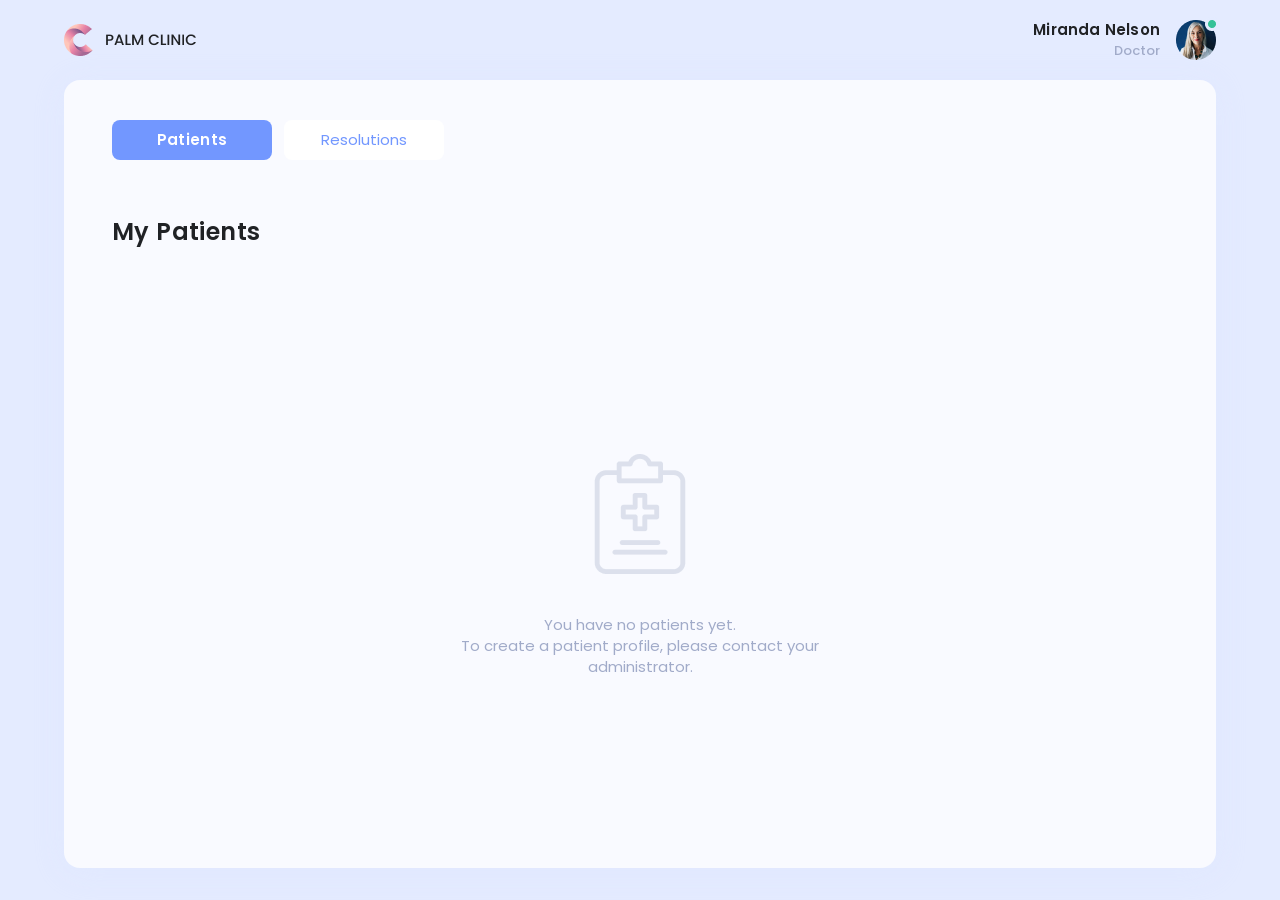
<file: emptyPatients/index.html>
<!DOCTYPE html>
<html lang="en">

<head>
  <meta charset="UTF-8">
  <meta http-equiv="X-UA-Compatible" content="IE=edge">
  <meta name="viewport" content="width=device-width, initial-scale=1.0">
  <link rel="stylesheet" href="../common/commonStyles/common.css">
  <link rel="stylesheet" href="./index.css">
  <link href="https://fonts.googleapis.com/css2?family=Poppins:wght@300&display=swap" rel="stylesheet">
  <title>Empty patients</title>
</head>

<body>
  <main>
    <header class="header-block">
      <img class="header-block__logo" src="../assets/images/logo.png" alt="Logo 'PALM CLINIC'">
      <div class="header-block__login-account">
        <p class="login-account__username">Miranda Nelson</p>
        <p class="login-account__profession">Doctor</p>
        <img class="login-account__avatar" src="../assets/images/avatar.png" alt="User avatar">
        <img class="login-account__status-indicator" src="../assets/images/indicator.png" alt="User status">
      </div>
    </header>
    <section>
      <nav class="menu">
        <ul class="menu__block">
          <li class="menu__item menu__item_active"><a href="#">Patients</a></li>
          <li class="menu__item menu__item_inactive"><a href="#">Resolutions</a></li>
        </ul>
      </nav>
      <article class="patients">
        <h1 class="patients__header">My Patients</h1>
        <div class="patients__list">
          <img class="patients__empty_image" src="../assets/images/medical-history 1.png" alt="You don't have patients">
          <p class="patients__empty_text">You have no patients yet. <br> To create a patient profile, please contact
            your administrator.</p>
        </div>
      </article>
    </section>
  </main>
</body>

</html>
</file>
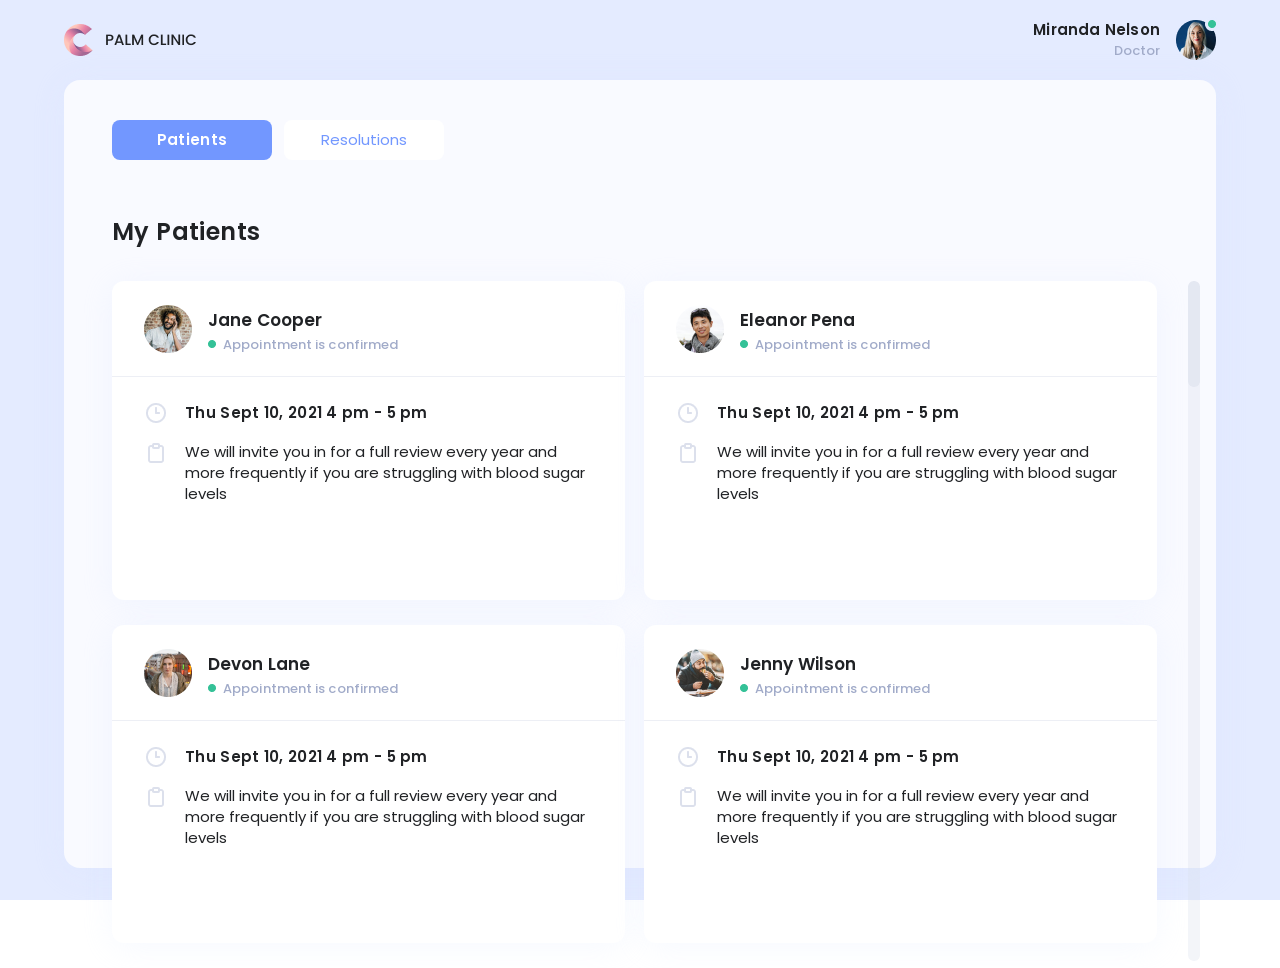
<file: myPatients/index.html>
<!DOCTYPE html>
<html lang="en">

<head>
  <meta charset="UTF-8">
  <meta http-equiv="X-UA-Compatible" content="IE=edge">
  <meta name="viewport" content="width=device-width, initial-scale=1.0">
  <link rel="stylesheet" href="../common/commonStyles/common.css">
  <link rel="stylesheet" href="./index.css">
  <link href="https://fonts.googleapis.com/css2?family=Poppins:wght@300&display=swap" rel="stylesheet">
  <title>Patients</title>
</head>

<body>
  <main>
    <header class="header-block">
      <img class="header-block__logo" src="../assets/images/logo.png" alt="Logo 'PALM CLINIC'">
      <div class="header-block__login-account">
        <p class="login-account__username">Miranda Nelson</p>
        <p class="login-account__profession">Doctor</p>
        <img class="login-account__avatar" src="../assets/images/avatar.png" alt="User avatar">
        <img class="login-account__status-indicator" src="../assets/images/indicator.png" alt="User status">
      </div>
    </header>
    <section>
      <nav class="menu">
        <ul class="menu__block">
          <li class="menu__item menu__item_active"><a href="#">Patients</a></li>
          <li class="menu__item menu__item_inactive"><a href="#">Resolutions</a></li>
        </ul>
      </nav>
      <article class="patients">
        <h1 class="patients__header">My Patients</h1>
        <div class="patients__wrapper">
          <div class="patients__list">
            <div class="patients__block">
              <div class="patients__info">
                <img class="info__avatar" src="../assets/images/patient-avatar1.png" alt="Patient avatar">
                <p class="info__username">Jane Cooper</p>
                <img class="info__status-indicator" src="../assets/images/status-indicator1.png" alt="Patients status">
                <p class="info__status-appointment">Appointment is confirmed</p>
              </div>
              <div class="patients__description-appointment">
                <img class="description-appointment__image-clock" src="../assets/images/clock-three.png"
                  alt="Image clock">
                <p class="description-appointment__date">Thu Sept 10, 2021 4 pm - 5 pm</p>
                <img class="description-appointment__image-blank" src="../assets/images/clipboard-blank.png"
                  alt="Image blank">
                <p class="description-appointment__text">We will invite you in for a full review every year and more
                  frequently if you are struggling with blood
                  sugar levels</p>
              </div>
            </div>
            <div class="patients__block patients__block_hide-1">
              <div class="patients__info">
                <img class="info__avatar" src="../assets/images/patient-avatar2.png" alt="Patient avatar">
                <p class="info__username">Eleanor Pena</p>
                <img class="info__status-indicator" src="../assets/images/status-indicator1.png" alt="Patients status">
                <p class="info__status-appointment">Appointment is confirmed</p>
              </div>
              <div class="patients__description-appointment">
                <img class="description-appointment__image-clock" src="../assets/images/clock-three.png"
                  alt="Image clock">
                <p class="description-appointment__date">Thu Sept 10, 2021 4 pm - 5 pm</p>
                <img class="description-appointment__image-blank" src="../assets/images/clipboard-blank.png"
                  alt="Image blank">
                <p class="description-appointment__text">We will invite you in for a full review every year and more
                  frequently if you are struggling with blood
                  sugar levels</p>
              </div>
            </div>
            <div class="patients__block patients__block_hide-2">
              <div class="patients__info">
                <img class="info__avatar" src="../assets/images/patient-avatar3.png" alt="Patient avatar">
                <p class="info__username">Devon Lane</p>
                <img class="info__status-indicator" src="../assets/images/status-indicator1.png" alt="Patients status">
                <p class="info__status-appointment">Appointment is confirmed</p>
              </div>
              <div class="patients__description-appointment">
                <img class="description-appointment__image-clock" src="../assets/images/clock-three.png"
                  alt="Image clock">
                <p class="description-appointment__date">Thu Sept 10, 2021 4 pm - 5 pm</p>
                <img class="description-appointment__image-blank" src="../assets/images/clipboard-blank.png"
                  alt="Image blank">
                <p class="description-appointment__text">We will invite you in for a full review every year and more
                  frequently if you are struggling with blood
                  sugar levels</p>
              </div>
            </div>
            <div class="patients__block patients__block_hide-3">
              <div class="patients__info">
                <img class="info__avatar" src="../assets/images/patient-avatar4.png" alt="Patient avatar">
                <p class="info__username">Jenny Wilson</p>
                <img class="info__status-indicator" src="../assets/images/status-indicator1.png" alt="Patients status">
                <p class="info__status-appointment">Appointment is confirmed</p>
              </div>
              <div class="patients__description-appointment">
                <img class="description-appointment__image-clock" src="../assets/images/clock-three.png"
                  alt="Image clock">
                <p class="description-appointment__date">Thu Sept 10, 2021 4 pm - 5 pm</p>
                <img class="description-appointment__image-blank" src="../assets/images/clipboard-blank.png"
                  alt="Image blank">
                <p class="description-appointment__text">We will invite you in for a full review every year and more
                  frequently if you are struggling with blood
                  sugar levels</p>
              </div>
            </div>
            <div class="patients__block patients__block_hide-4">
              <div class="patients__info">
                <img class="info__avatar" src="../assets/images/patient-avatar5.png" alt="Patient avatar">
                <p class="info__username">Courtney Henry</p>
                <img class="info__status-indicator" src="../assets/images/status-indicator1.png" alt="Patients status">
                <p class="info__status-appointment">Appointment is confirmed</p>
              </div>
              <div class="patients__description-appointment">
                <img class="description-appointment__image-clock" src="../assets/images/clock-three.png"
                  alt="Image clock">
                <p class="description-appointment__date">Thu Sept 10, 2021 4 pm - 5 pm</p>
                <img class="description-appointment__image-blank" src="../assets/images/clipboard-blank.png"
                  alt="Image blank">
                <p class="description-appointment__text">We will invite you in for a full review every year and more
                  frequently if you are struggling with blood
                  sugar levels</p>
              </div>
            </div>
            <div class="patients__block patients__block_hide-5">
              <div class="patients__info">
                <img class="info__avatar" src="../assets/images/patient-avatar6.png" alt="Patient avatar">
                <p class="info__username">Arlene McCoy</p>
                <img class="info__status-indicator" src="../assets/images/status-indicator2.png" alt="Patients status">
                <p class="info__status-appointment">Appointment is canceled</p>
              </div>
              <div class="patients__description-appointment">
                <img class="description-appointment__image-clock" src="../assets/images/clock-three.png"
                  alt="Image clock">
                <p class="description-appointment__date">Thu Sept 10, 2021 4 pm - 5 pm</p>
                <img class="description-appointment__image-blank" src="../assets/images/clipboard-blank.png"
                  alt="Image blank">
                <p class="description-appointment__text">We will invite you in for a full review every year and more
                  frequently if you are struggling with blood
                  sugar levels</p>
              </div>
            </div>
            <div class="patients__block patients__block_hide-6">
              <div class="patients__info">
                <img class="info__avatar" src="../assets/images/patient-avatar7.png" alt="Patient avatar">
                <p class="info__username">Annette Black</p>
                <img class="info__status-indicator" src="../assets/images/status-indicator3.png" alt="Patients status">
                <p class="info__status-appointment">Waiting for confirmation...</p>
              </div>
              <div class="patients__description-appointment">
                <img class="description-appointment__image-clock" src="../assets/images/clock-three.png"
                  alt="Image clock">
                <p class="description-appointment__date">Thu Sept 10, 2021 4 pm - 5 pm</p>
                <img class="description-appointment__image-blank" src="../assets/images/clipboard-blank.png"
                  alt="Image blank">
                <p class="description-appointment__text">We will invite you in for a full review every year and more
                  frequently if you are struggling with blood
                  sugar levels</p>
              </div>
            </div>
            <div class="patients__block patients__block_hide-7">
              <div class="patients__info">
                <img class="info__avatar" src="../assets/images/patient-avatar8.png" alt="Patient avatar">
                <p class="info__username">Cameron Williamson</p>
                <img class="info__status-indicator" src="../assets/images/status-indicator1.png" alt="Patients status">
                <p class="info__status-appointment">Appointment is confirmed</p>
              </div>
              <div class="patients__description-appointment">
                <img class="description-appointment__image-clock" src="../assets/images/clock-three.png"
                  alt="Image clock">
                <p class="description-appointment__date">Thu Sept 10, 2021 4 pm - 5 pm</p>
                <img class="description-appointment__image-blank" src="../assets/images/clipboard-blank.png"
                  alt="Image blank">
                <p class="description-appointment__text">We will invite you in for a full review every year and more
                  frequently if you are struggling with blood
                  sugar levels</p>
              </div>
            </div>
            <div class="patients__block patients__block_part patients__block_hide-8">
              <div class="patients__info">
                <img class="info__avatar" src="../assets/images/patient-avatar9.png" alt="Patient avatar">
                <p class="info__username">Bessie Cooper</p>
                <img class="info__status-indicator" src="../assets/images/status-indicator1.png" alt="Patients status">
                <p class="info__status-appointment">Appointment is confirmed</p>
              </div>
              <div class="patients__description-appointment patients__description-appointment_part"></div>
            </div>
            <div class="patients__block patients__block_part patients__block_hide-9">
              <div class="patients__info">
                <img class="info__avatar" src="../assets/images/patient-avatar10.png" alt="Patient avatar">
                <p class="info__username">Savannah Nguyen</p>
                <img class="info__status-indicator" src="../assets/images/status-indicator1.png" alt="Patients status">
                <p class="info__status-appointment">Appointment is confirmed</p>
              </div>
              <div class="patients__description-appointment patients__description-appointment_part"></div>
            </div>
            <div class="patients__block patients__block_part patients__block_hide-10">
              <div class="patients__info">
                <img class="info__avatar" src="../assets/images/patient-avatar11.png" alt="Patient avatar">
                <p class="info__username">Esther Howard</p>
                <img class="info__status-indicator" src="../assets/images/status-indicator1.png" alt="Patients status">
                <p class="info__status-appointment">Appointment is confirmed</p>
              </div>
              <div class="patients__description-appointment patients__description-appointment_part"></div>
            </div>
            <div class="patients__block patients__block_part patients__block_hide-11">
              <div class="patients__info">
                <img class="info__avatar" src="../assets/images/patient-avatar12.png" alt="Patient avatar">
                <p class="info__username">Jerome Bell</p>
                <img class="info__status-indicator" src="../assets/images/status-indicator1.png" alt="Patients status">
                <p class="info__status-appointment">Appointment is confirmed</p>
              </div>
              <div class="patients__description-appointment patients__description-appointment_part"></div>
            </div>
          </div>
          <div class="patients__scroll">
            <img src="../assets/images/scroll.png" alt="Scroll">
          </div>
        </div>
      </article>
    </section>
  </main>
</body>

</html>
</file>
<file: common/commonStyles/common.css>
* {
  box-sizing: border-box;
  margin: 0;
  font-family: "Poppins";
}

main {
  width: 100%;
  min-height: 100vh;
  background: #e4ebff;
}

section {
  height: 87.5vh;
  background-color: #f9faff;
  box-shadow: 0px 4px 32px rgba(218, 228, 255, 0.32);
  border-radius: 16px;
  margin: 0 64px;
}

.header-block {
  display: flex;
  justify-content: space-between;
  height: 80px;
}

.header-block__logo {
  margin: 24px 0 24px 64px;
}

.header-block__login-account {
  display: grid;
  grid-template-areas:
    "name avatar"
    "profession avatar";
  grid-template-rows: 23px 21px;
  margin-right: 64px;
  text-align: right;
  align-content: center;
}

.login-account__username {
  grid-area: name;
  font-weight: 600;
  font-size: 15px;
  letter-spacing: 0.2px;
  color: #202225;
}

.login-account__profession {
  grid-area: profession;
  font-size: 13px;
  font-weight: 500;
  color: #a1abc9;
}

.login-account__avatar {
  grid-area: avatar;
  margin-left: 16px;
  margin-top: 2px;
}

.login-account__status-indicator {
  position: absolute;
  right: 61px;
  top: 17px;
}

.menu__block {
  display: flex;
  padding: 40px 0 0 48px;
}

.menu__item {
  width: 160px;
  height: 40px;
  margin-right: 12px;
  list-style-type: none;
  text-align: center;
  padding: 8px 0;
  font-size: 15px;
}

.menu__item a {
  text-decoration: none;
}

.menu__item_active {
  background-color: #7297ff;
  border-radius: 8px;
}
.menu__item_active a {
  color: #ffffff;
  letter-spacing: 0.3px;
  font-weight: 600;
}

.menu__item_inactive {
  background-color: #ffffff;
  border-radius: 8px;
}
.menu__item_inactive a {
  color: #7297ff;
}

.patients__header {
  margin: 54px 0 0 48px;
  font-weight: 600;
  font-size: 24px;
  letter-spacing: 0.4px;
  color: #202225;
}

@media (min-width: 0) and (max-width: 599px) {
  section {
    height: calc(100vh - 72px);
    margin: 0;
    border-radius: 16px 16px 0px 0px;
  }

  .header-block {
    height: 10%;
  }

  .header-block__logo {
    margin: 20px 0 20px 24px;
  }

  .header-block__login-account {
    margin-right: 24px;
  }

  .login-account__username,
  .login-account__profession {
    position: absolute;
    left: -9999999px;
  }

  .login-account__status-indicator {
    right: 21px;
    top: 13px;
  }

  .menu__block {
    padding: 12.5% 0 0 7.4%;
  }

  .menu__item {
    width: 120px;
    margin-right: 24px;
  }

  .patients__header {
    margin: 13.4% 0 0 7.4%;
    font-size: 20px;
    line-height: 130%;
  }
}
</file>
<file: emptyPatients/index.css>
.patients__list {
  padding: calc(8% + 113px) 0 15% 0;
}

.patients__empty_image {
  display: block;
  margin: 0 auto;
}

.patients__empty_text {
  width: 461px;
  margin: 0 auto;
  margin-top: 40px;
  text-align: center;
  font-size: 15px;
  color: #a1abc9;
  line-height: 21px;
}

@media (min-width: 0) and (max-width: 599px) {
  .patients__list {
    padding: 23.5% 0 0 0;
  }

  .patients__empty_text {
    width: 240px;
    margin-top: 31px;
  }
}
</file>
<file: myPatients/index.css>
.patients__wrapper {
  display: grid;
  grid-template-areas: "patients scroll";
  grid-template-columns: 1fr 28px;
}

.patients__scroll {
  padding-top: 32px;
  grid-area: scroll;
}

.patients__list {
  display: flex;
  flex-wrap: wrap;
  margin: 32px 12px 0 48px;
}

.patients__block {
  width: 406px;
  background-color: #ffffff;
  box-shadow: 0px 4px 32px rgba(218, 228, 255, 0.24);
  border-radius: 12px;
  flex: 1 1 auto;
  margin: 0 19px 25px 0;
}

.patients__info {
  display: grid;
  grid-template-areas:
    "avatar name name"
    "avatar indicator appointment";
  grid-template-columns: 64px 15px 1fr;
  grid-template-rows: 30px 17px;
  padding: 24px 32px;
  border-bottom: 1px solid rgba(220, 224, 236, 0.5);
}

.info__avatar {
  grid-area: avatar;
  margin-right: 0;
  align-items: flex-end;
}
.info__username {
  grid-area: name;
  font-weight: 600;
  font-size: 17px;
  color: #202225;
  padding-top: 2px;
  letter-spacing: 0.1px;
}
.info__status-indicator {
  grid-area: indicator;
  padding-top: 5px;
}
.info__status-appointment {
  grid-area: appointment;
  font-weight: 500;
  font-size: 13px;
  letter-spacing: 0.1px;
  color: #a1abc9;
}

.patients__description-appointment {
  display: grid;
  grid-template-areas:
    "clock date"
    "blank description";
  grid-template-columns: 41px 1fr;
  grid-template-rows: 25px 73px;
  grid-gap: 15px 0;
  padding: 24px 32px 30px 32px;
}
.description-appointment__image-clock {
  grid-area: clock;
}
.description-appointment__date {
  grid-area: date;
  font-weight: 600;
  font-size: 15px;
  color: #202225;
  letter-spacing: 0.3px;
}
.description-appointment__image-blank {
  grid-area: blank;
}
.description-appointment__text {
  grid-area: description;
  font-weight: normal;
  font-size: 15px;
  line-height: 21px;
  color: #202225;
}

/*  add only for layout */
.patients__description-appointment_part {
  grid-template-rows: 0 0;
  padding: 8px 0 0 0;
}
.patients__block_part {
  border-radius: 12px 12px 0 0;
}
/*  */

@media (min-width: 0) and (max-width: 599px) {
  .patients__wrapper {
    display: block;
  }

  .patients__list {
    margin: 19px 12px 0 25px;
  }

  .patients__block {
    width: 272px;
    margin: 0 11px 25px 0;
  }

  .patients__info {
    grid-template-columns: 68px 15px 1fr;
    grid-template-rows: 30px 28px;
    padding: 19px;
  }

  .info__avatar {
    margin-right: 0;
    padding: 5px 0px 0px 4px;
  }
  .info__username {
    padding-top: 0;
    white-space: nowrap;
    overflow: hidden;
    text-overflow: ellipsis;
  }
  .info__status-indicator {
    padding-top: 3px;
  }
  .info__status-appointment {
    line-height: 16px;
  }

  .patients__description-appointment {
    grid-template-columns: 41px 1fr;
    grid-template-rows: 48px 1fr;
    padding: 16px 24px 24px 15px;
  }

  .description-appointment__date {
    line-height: 20px;
  }

  .patients__block_hide-1,
  .patients__block_hide-2,
  .patients__block_hide-3,
  .patients__block_hide-4,
  .patients__block_hide-5,
  .patients__block_hide-6,
  .patients__block_hide-7,
  .patients__block_hide-8,
  .patients__block_hide-9,
  .patients__block_hide-10,
  .patients__block_hide-11 {
    position: absolute;
    left: -9999999px;
  }

  .patients__scroll {
    position: absolute;
    left: -9999999px;
  }
}

/* add only for layout*/
@media (min-width: 600px) and (max-width: 639px) {
  .patients__wrapper {
    grid-template-rows: 79%;
  }

  .patients__list {
    margin: 32px 0 0 48px;
  }

  .patients__block {
    width: 400px;
    margin: 0 7px 25px 0;
  }

  .patients__block_hide-2,
  .patients__block_hide-3,
  .patients__block_hide-4,
  .patients__block_hide-5,
  .patients__block_hide-6,
  .patients__block_hide-7,
  .patients__block_hide-8,
  .patients__block_hide-9,
  .patients__block_hide-10,
  .patients__block_hide-11 {
    position: absolute;
    left: -9999999px;
  }
}

@media (min-width: 640px) and (max-width: 1035px) {
  .patients__wrapper {
    grid-template-rows: 79%;
  }

  .patients__list {
    margin: 42px 20px 0 48px;
  }

  .patients__block {
    margin: 0 0 25px 0;
  }

  .patients__scroll {
    padding-top: 41px;
  }

  .patients__scroll img {
    height: 119%;
  }

  .patients__description-appointment {
    grid-template-rows: 25px 47px;
  }

  .patients__block_hide-2,
  .patients__block_hide-3,
  .patients__block_hide-4,
  .patients__block_hide-5,
  .patients__block_hide-6,
  .patients__block_hide-7,
  .patients__block_hide-8,
  .patients__block_hide-9,
  .patients__block_hide-10,
  .patients__block_hide-11 {
    position: absolute;
    left: -9999999px;
  }
}

@media (min-width: 1036px) and (max-width: 1065px) {
  .patients__wrapper {
    grid-template-rows: 79%;
  }

  .patients__list {
    margin: 42px 20px 0 48px;
  }

  .patients__block {
    margin: 0 15px 25px 0;
  }

  .patients__scroll {
    padding-top: 41px;
  }

  .patients__scroll img {
    height: 119%;
  }

  .patients__description-appointment {
    grid-template-rows: 25px 47px;
  }

  .patients__block_hide-2,
  .patients__block_hide-3,
  .patients__block_hide-4,
  .patients__block_hide-5,
  .patients__block_hide-6,
  .patients__block_hide-7,
  .patients__block_hide-8,
  .patients__block_hide-9,
  .patients__block_hide-10,
  .patients__block_hide-11 {
    position: absolute;
    left: -9999999px;
  }
}

@media (min-width: 1066px) and (max-width: 1490px) {
  .patients__block_hide-4,
  .patients__block_hide-5,
  .patients__block_hide-6,
  .patients__block_hide-7,
  .patients__block_hide-8,
  .patients__block_hide-9,
  .patients__block_hide-10,
  .patients__block_hide-11 {
    position: absolute;
    left: -9999999px;
  }
}

@media (min-width: 1491px) and (max-width: 1915px) {
  .patients__block_hide-6,
  .patients__block_hide-7,
  .patients__block_hide-8,
  .patients__block_hide-9,
  .patients__block_hide-10,
  .patients__block_hide-11 {
    position: absolute;
    left: -9999999px;
  }
}

@media (min-width: 2000px) {
  .patients__block_hide-8,
  .patients__block_hide-9,
  .patients__block_hide-10,
  .patients__block_hide-11 {
    position: absolute;
    left: -9999999px;
  }
}

/*  */
</file>
